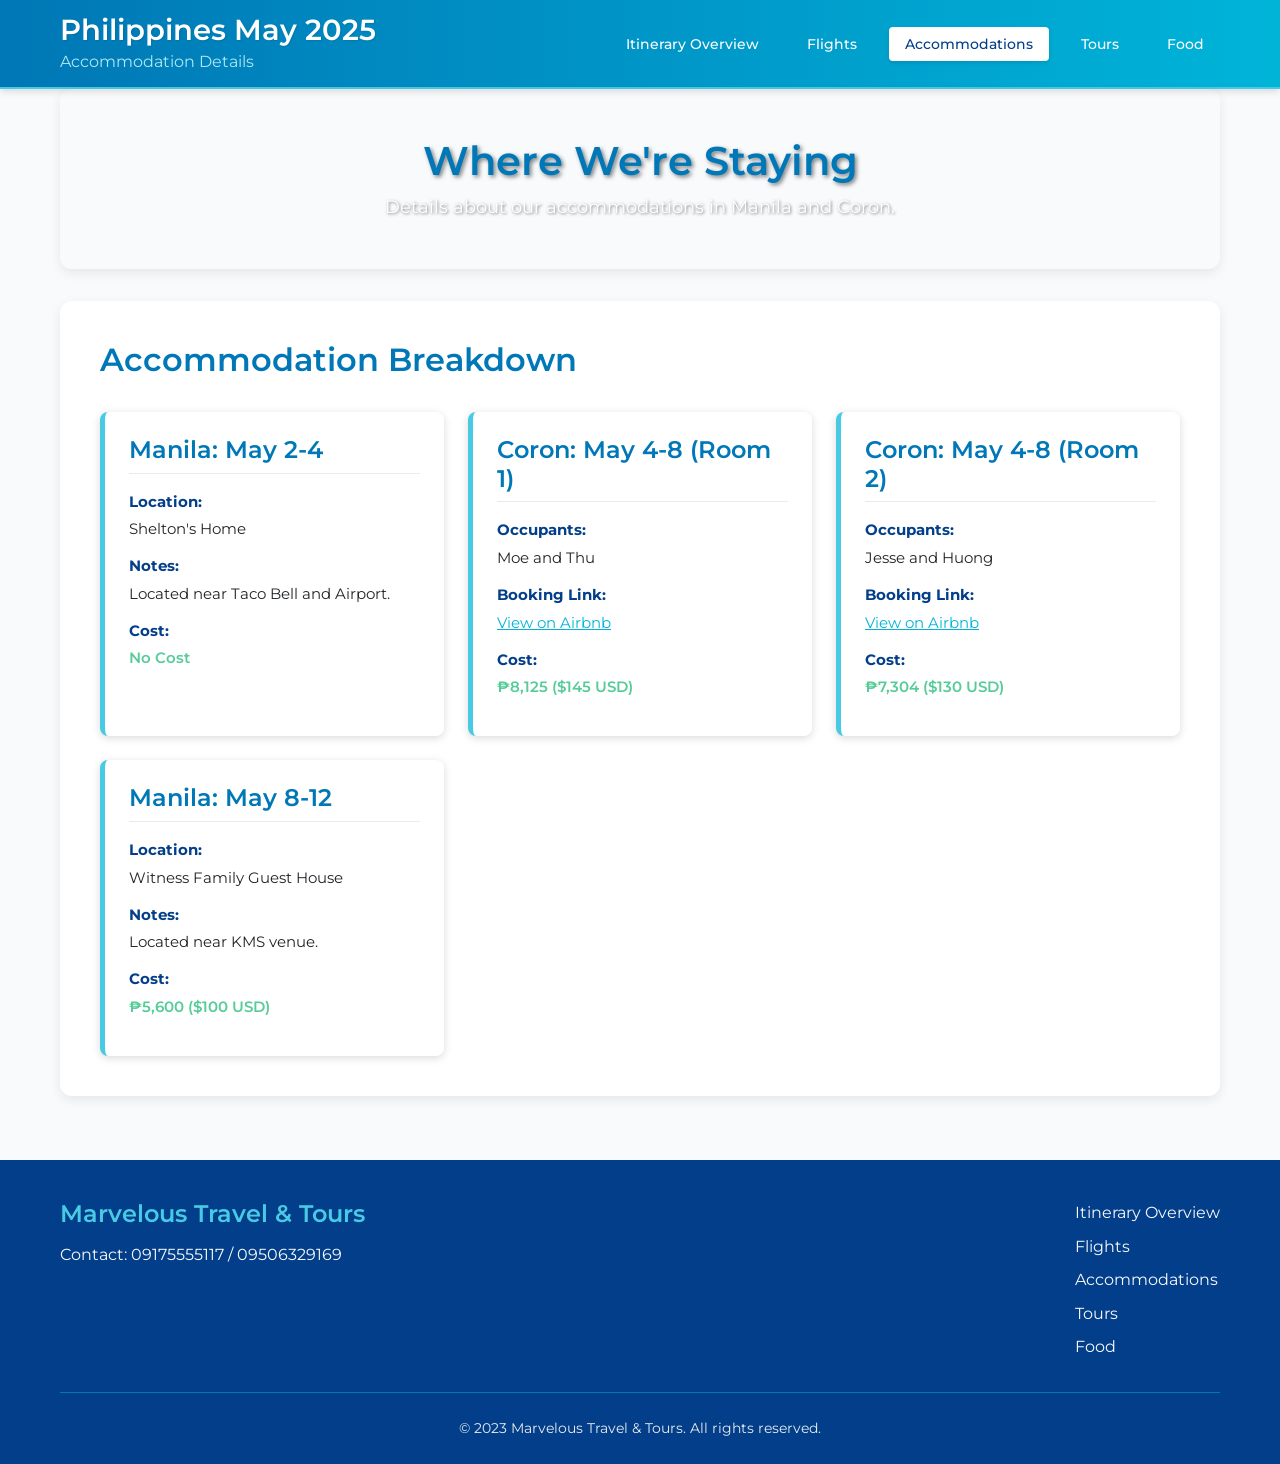
<file: accommodations.html>
<!DOCTYPE html>
<html lang="en">
<head>
    <meta charset="UTF-8">
    <meta name="viewport" content="width=device-width, initial-scale=1.0">
    <title>Philippines May 2025 - Accommodations</title>
    <link rel="stylesheet" href="styles.css">
    <link href="https://fonts.googleapis.com/css2?family=Montserrat:wght@400;500;600;700&display=swap" rel="stylesheet">
    <link rel="stylesheet" href="https://cdnjs.cloudflare.com/ajax/libs/font-awesome/6.4.0/css/all.min.css">
    <style>
        /* Specific styles for accommodations page */
        #accom-hero {
             padding: 3rem 1.5rem;
             background: url('https://images.unsplash.com/photo-1566073771259-6a8506099945?ixlib=rb-4.0.3&auto=format&fit=crop&w=1600&q=80') center/cover no-repeat;
             border-radius: 12px;
             text-align: center;
             color: white;
             margin-bottom: 2rem;
         }
         #accom-hero h2 {
             font-size: 2.5rem; text-shadow: 2px 2px 4px rgba(0,0,0,0.5); margin-bottom: 0.5rem;
         }
         #accom-hero p {
             font-size: 1.1rem; text-shadow: 1px 1px 3px rgba(0,0,0,0.5); max-width: 600px; margin: 0 auto;
         }
        .accom-cards {
            display: grid;
            grid-template-columns: repeat(auto-fit, minmax(300px, 1fr));
            gap: 1.5rem;
            margin-top: 2rem;
        }
        .accom-card {
            background-color: white;
            border-radius: 8px;
            box-shadow: var(--shadow);
            padding: 1.5rem;
            border-left: 5px solid var(--accent-color);
            transition: box-shadow 0.3s ease, transform 0.3s ease;
        }
        .accom-card:hover {
            box-shadow: 0 6px 15px rgba(0,0,0,0.12);
            transform: translateY(-4px);
        }
        .accom-card h3 {
            color: var(--primary-color);
            margin-bottom: 1rem;
            border-bottom: 1px solid var(--gray);
            padding-bottom: 0.5rem;
        }
        .accom-detail {
            margin-bottom: 0.8rem;
            font-size: 0.95rem;
        }
        .accom-detail strong {
            color: var(--dark-color);
            display: block;
            margin-bottom: 0.2rem;
        }
        .accom-detail a {
            color: var(--secondary-color);
            text-decoration: underline;
        }
        .accom-detail a:hover {
            color: var(--primary-color);
        }
        .accom-detail .price {
            font-weight: 600;
            color: var(--success-color);
        }
    </style>
</head>
<body>
    <header class="main-header">
        <div class="header-container">
            <div class="header-content">
                <h1>Philippines May 2025</h1>
                <p class="subtitle">Accommodation Details</p>
            </div>
            <nav class="main-nav">
                <ul>
                    <li><a href="index.html">Itinerary Overview</a></li>
                    <li><a href="flights.html">Flights</a></li>
                    <li><a href="accommodations.html" class="active">Accommodations</a></li>
                    <li><a href="tours.html">Tours</a></li>
                    <li><a href="food.html">Food</a></li>
                </ul>
            </nav>
        </div>
    </header>

    <main class="container">
        <section id="accom-hero">
            <h2>Where We're Staying</h2>
            <p>Details about our accommodations in Manila and Coron.</p>
        </section>

        <section id="accommodation-details">
            <h2>Accommodation Breakdown</h2>
            <div class="accom-cards">

                <div class="accom-card">
                    <h3>Manila: May 2-4</h3>
                    <div class="accom-detail">
                        <strong>Location:</strong>
                        <span>Shelton's Home</span>
                    </div>
                    <div class="accom-detail">
                        <strong>Notes:</strong>
                        <span>Located near Taco Bell and Airport.</span>
                    </div>
                    <div class="accom-detail">
                        <strong>Cost:</strong>
                        <span class="price">No Cost</span>
                    </div>
                </div>

                <div class="accom-card">
                    <h3>Coron: May 4-8 (Room 1)</h3>
                    <div class="accom-detail">
                        <strong>Occupants:</strong>
                        <span>Moe and Thu</span>
                    </div>
                    <div class="accom-detail">
                        <strong>Booking Link:</strong>
                        <span><a href="https://www.airbnb.com/t/EY2YQBYE" target="_blank">View on Airbnb</a></span>
                    </div>
                    <div class="accom-detail">
                        <strong>Cost:</strong>
                        <span class="price">₱8,125 ($145 USD)</span>
                    </div>
                </div>

                <div class="accom-card">
                    <h3>Coron: May 4-8 (Room 2)</h3>
                     <div class="accom-detail">
                        <strong>Occupants:</strong>
                        <span>Jesse and Huong</span>
                    </div>
                    <div class="accom-detail">
                        <strong>Booking Link:</strong>
                        <span><a href="https://www.airbnb.com/t/fw7R37VJ" target="_blank">View on Airbnb</a></span>
                    </div>
                    <div class="accom-detail">
                        <strong>Cost:</strong>
                        <span class="price">₱7,304 ($130 USD)</span>
                    </div>
                </div>

                <div class="accom-card">
                    <h3>Manila: May 8-12</h3>
                     <div class="accom-detail">
                        <strong>Location:</strong>
                        <span>Witness Family Guest House</span>
                    </div>
                      <div class="accom-detail">
                        <strong>Notes:</strong>
                        <span>Located near KMS venue.</span>
                    </div>
                    <div class="accom-detail">
                        <strong>Cost:</strong>
                        <span class="price">₱5,600 ($100 USD)</span>
                    </div>
                </div>

            </div>
        </section>

    </main>

    <footer>
        <div class="container">
            <div class="footer-content">
                <div class="company-info">
                    <h3>Marvelous Travel & Tours</h3>
                    <p>Contact: 09175555117 / 09506329169</p>
                </div>
                <div class="footer-links">
                    <ul>
                        <li><a href="index.html">Itinerary Overview</a></li>
                        <li><a href="flights.html">Flights</a></li>
                        <li><a href="accommodations.html">Accommodations</a></li>
                        <li><a href="tours.html">Tours</a></li>
                        <li><a href="food.html">Food</a></li>
                    </ul>
                </div>
            </div>
            <div class="copyright">
                <p>&copy; 2023 Marvelous Travel & Tours. All rights reserved.</p>
            </div>
        </div>
    </footer>

    <button id="scrollToTopBtn" title="Go to top"><i class="fas fa-arrow-up"></i></button>

    <script src="script.js"></script>
</body>
</html>
</file>
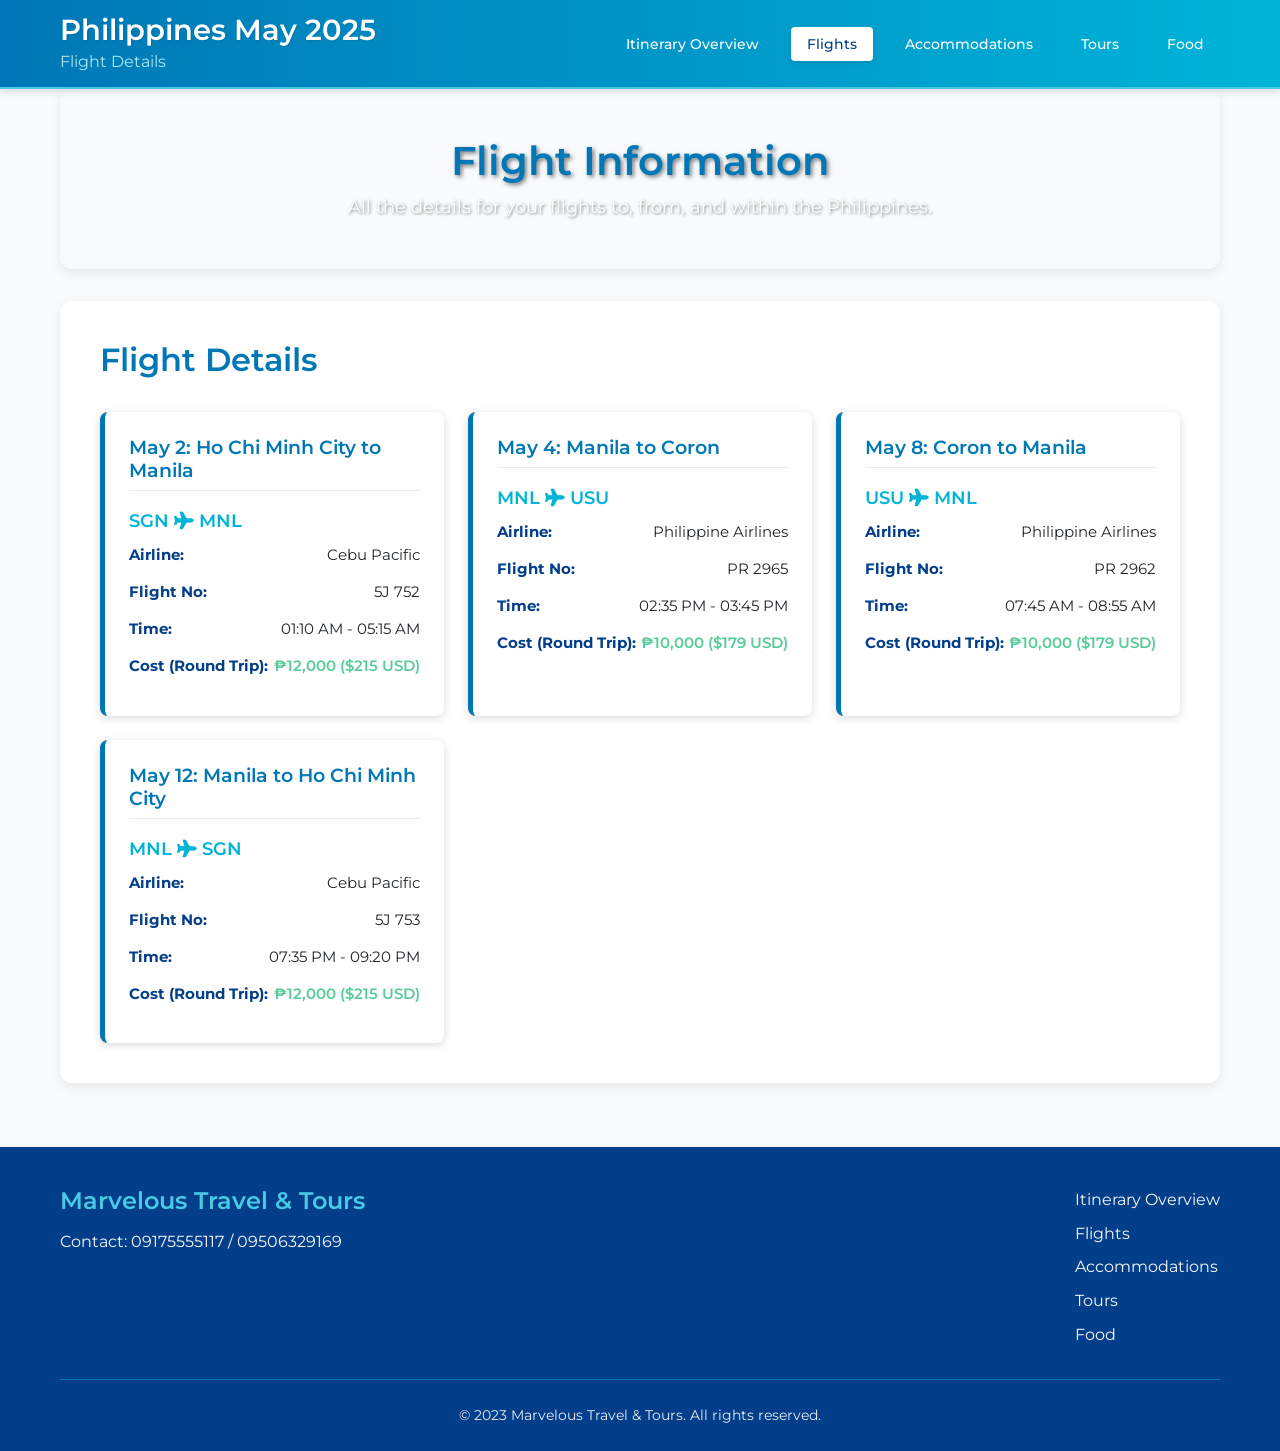
<file: flights.html>
<!DOCTYPE html>
<html lang="en">
<head>
    <meta charset="UTF-8">
    <meta name="viewport" content="width=device-width, initial-scale=1.0">
    <title>Philippines May 2025 - Flight Details</title>
    <link rel="stylesheet" href="styles.css">
    <link href="https://fonts.googleapis.com/css2?family=Montserrat:wght@400;500;600;700&display=swap" rel="stylesheet">
    <link rel="stylesheet" href="https://cdnjs.cloudflare.com/ajax/libs/font-awesome/6.4.0/css/all.min.css">
    <style>
        /* Additional styles specific to flights page */
        .flight-cards {
            display: grid;
            grid-template-columns: repeat(auto-fill, minmax(300px, 1fr));
            gap: 1.5rem;
            margin-top: 2rem;
        }

        .flight-card {
            background-color: white;
            border-radius: 8px;
            box-shadow: var(--shadow);
            padding: 1.5rem;
            border-left: 5px solid var(--primary-color);
        }

        .flight-card h3 {
            color: var(--primary-color);
            margin-bottom: 1rem;
            border-bottom: 1px solid var(--gray);
            padding-bottom: 0.5rem;
            font-size: 1.2rem;
        }

        .flight-detail {
            display: flex;
            justify-content: space-between;
            margin-bottom: 0.8rem;
            font-size: 0.95rem;
        }

        .flight-detail strong {
            color: var(--dark-color);
            min-width: 100px; /* Align values */
        }

        .flight-detail .price {
            font-weight: 600;
            color: var(--success-color);
        }

        .flight-route {
            font-weight: 600;
            font-size: 1.1rem;
            margin-bottom: 0.5rem;
            color: var(--secondary-color);
        }
    </style>
</head>
<body>
    <header class="main-header">
        <div class="header-container">
            <div class="header-content">
                <h1>Philippines May 2025</h1>
                <p class="subtitle">Flight Details</p>
            </div>
            <nav class="main-nav">
                <ul>
                    <li><a href="index.html">Itinerary Overview</a></li>
                    <li><a href="flights.html" class="active">Flights</a></li>
                    <li><a href="accommodations.html">Accommodations</a></li>
                    <li><a href="tours.html">Tours</a></li>
                    <li><a href="food.html">Food</a></li>
                </ul>
            </nav>
        </div>
    </header>

    <main class="container">
        <section id="flight-hero" style="padding: 3rem 1.5rem; background: url('https://images.unsplash.com/photo-1570710891162-6be1de5de9f6?ixlib=rb-4.0.3&auto=format&fit=crop&w=1600&q=80') center/cover no-repeat; border-radius: 12px; text-align: center; color: white; margin-bottom: 2rem;">
            <h2 style="font-size: 2.5rem; text-shadow: 2px 2px 4px rgba(0,0,0,0.5); margin-bottom: 0.5rem;">Flight Information</h2>
            <p style="font-size: 1.1rem; text-shadow: 1px 1px 3px rgba(0,0,0,0.5); max-width: 600px; margin: 0 auto;">All the details for your flights to, from, and within the Philippines.</p>
        </section>

        <section id="flight-details">
            <h2>Flight Details</h2>
            <div class="flight-cards">
                <!-- Flight 1: SGN to MNL -->
                <div class="flight-card">
                    <h3>May 2: Ho Chi Minh City to Manila</h3>
                    <div class="flight-route">SGN <i class="fas fa-plane"></i> MNL</div>
                    <div class="flight-detail">
                        <strong>Airline:</strong>
                        <span>Cebu Pacific</span>
                    </div>
                    <div class="flight-detail">
                        <strong>Flight No:</strong>
                        <span>5J 752</span>
                    </div>
                    <div class="flight-detail">
                        <strong>Time:</strong>
                        <span>01:10 AM - 05:15 AM</span>
                    </div>
                    <div class="flight-detail">
                        <strong>Cost (Round Trip):</strong>
                        <span class="price">₱12,000 ($215 USD)</span>
                    </div>
                </div>

                <!-- Flight 2: MNL to USU -->
                <div class="flight-card">
                    <h3>May 4: Manila to Coron</h3>
                    <div class="flight-route">MNL <i class="fas fa-plane"></i> USU</div>
                    <div class="flight-detail">
                        <strong>Airline:</strong>
                        <span>Philippine Airlines</span>
                    </div>
                    <div class="flight-detail">
                        <strong>Flight No:</strong>
                        <span>PR 2965</span>
                    </div>
                    <div class="flight-detail">
                        <strong>Time:</strong>
                        <span>02:35 PM - 03:45 PM</span>
                    </div>
                     <div class="flight-detail">
                        <strong>Cost (Round Trip):</strong>
                        <span class="price">₱10,000 ($179 USD)</span>
                    </div>
                </div>

                <!-- Flight 3: USU to MNL -->
                <div class="flight-card">
                    <h3>May 8: Coron to Manila</h3>
                     <div class="flight-route">USU <i class="fas fa-plane"></i> MNL</div>
                    <div class="flight-detail">
                        <strong>Airline:</strong>
                        <span>Philippine Airlines</span>
                    </div>
                    <div class="flight-detail">
                        <strong>Flight No:</strong>
                        <span>PR 2962</span>
                    </div>
                    <div class="flight-detail">
                        <strong>Time:</strong>
                        <span>07:45 AM - 08:55 AM</span>
                    </div>
                     <div class="flight-detail">
                        <strong>Cost (Round Trip):</strong>
                        <span class="price">₱10,000 ($179 USD)</span>
                    </div>
                </div>

                <!-- Flight 4: MNL to SGN -->
                <div class="flight-card">
                    <h3>May 12: Manila to Ho Chi Minh City</h3>
                     <div class="flight-route">MNL <i class="fas fa-plane"></i> SGN</div>
                    <div class="flight-detail">
                        <strong>Airline:</strong>
                        <span>Cebu Pacific</span>
                    </div>
                    <div class="flight-detail">
                        <strong>Flight No:</strong>
                        <span>5J 753</span>
                    </div>
                    <div class="flight-detail">
                        <strong>Time:</strong>
                        <span>07:35 PM - 09:20 PM</span>
                    </div>
                    <div class="flight-detail">
                        <strong>Cost (Round Trip):</strong>
                        <span class="price">₱12,000 ($215 USD)</span>
                    </div>
                </div>
            </div>
        </section>
    </main>

    <footer>
        <div class="container">
            <div class="footer-content">
                <div class="company-info">
                    <h3>Marvelous Travel & Tours</h3>
                    <p>Contact: 09175555117 / 09506329169</p>
                </div>
                <div class="footer-links">
                     <ul>
                        <li><a href="index.html">Itinerary Overview</a></li>
                        <li><a href="flights.html">Flights</a></li>
                        <li><a href="accommodations.html">Accommodations</a></li>
                        <li><a href="tours.html">Tours</a></li>
                        <li><a href="food.html">Food</a></li>
                    </ul>
                </div>
            </div>
            <div class="copyright">
                <p>&copy; 2023 Marvelous Travel & Tours. All rights reserved.</p>
            </div>
        </div>
    </footer>

    <button id="scrollToTopBtn" title="Go to top"><i class="fas fa-arrow-up"></i></button>

    <script src="script.js"></script> <!-- Include if needed for future JS on this page -->
</body>
</html>
</file>
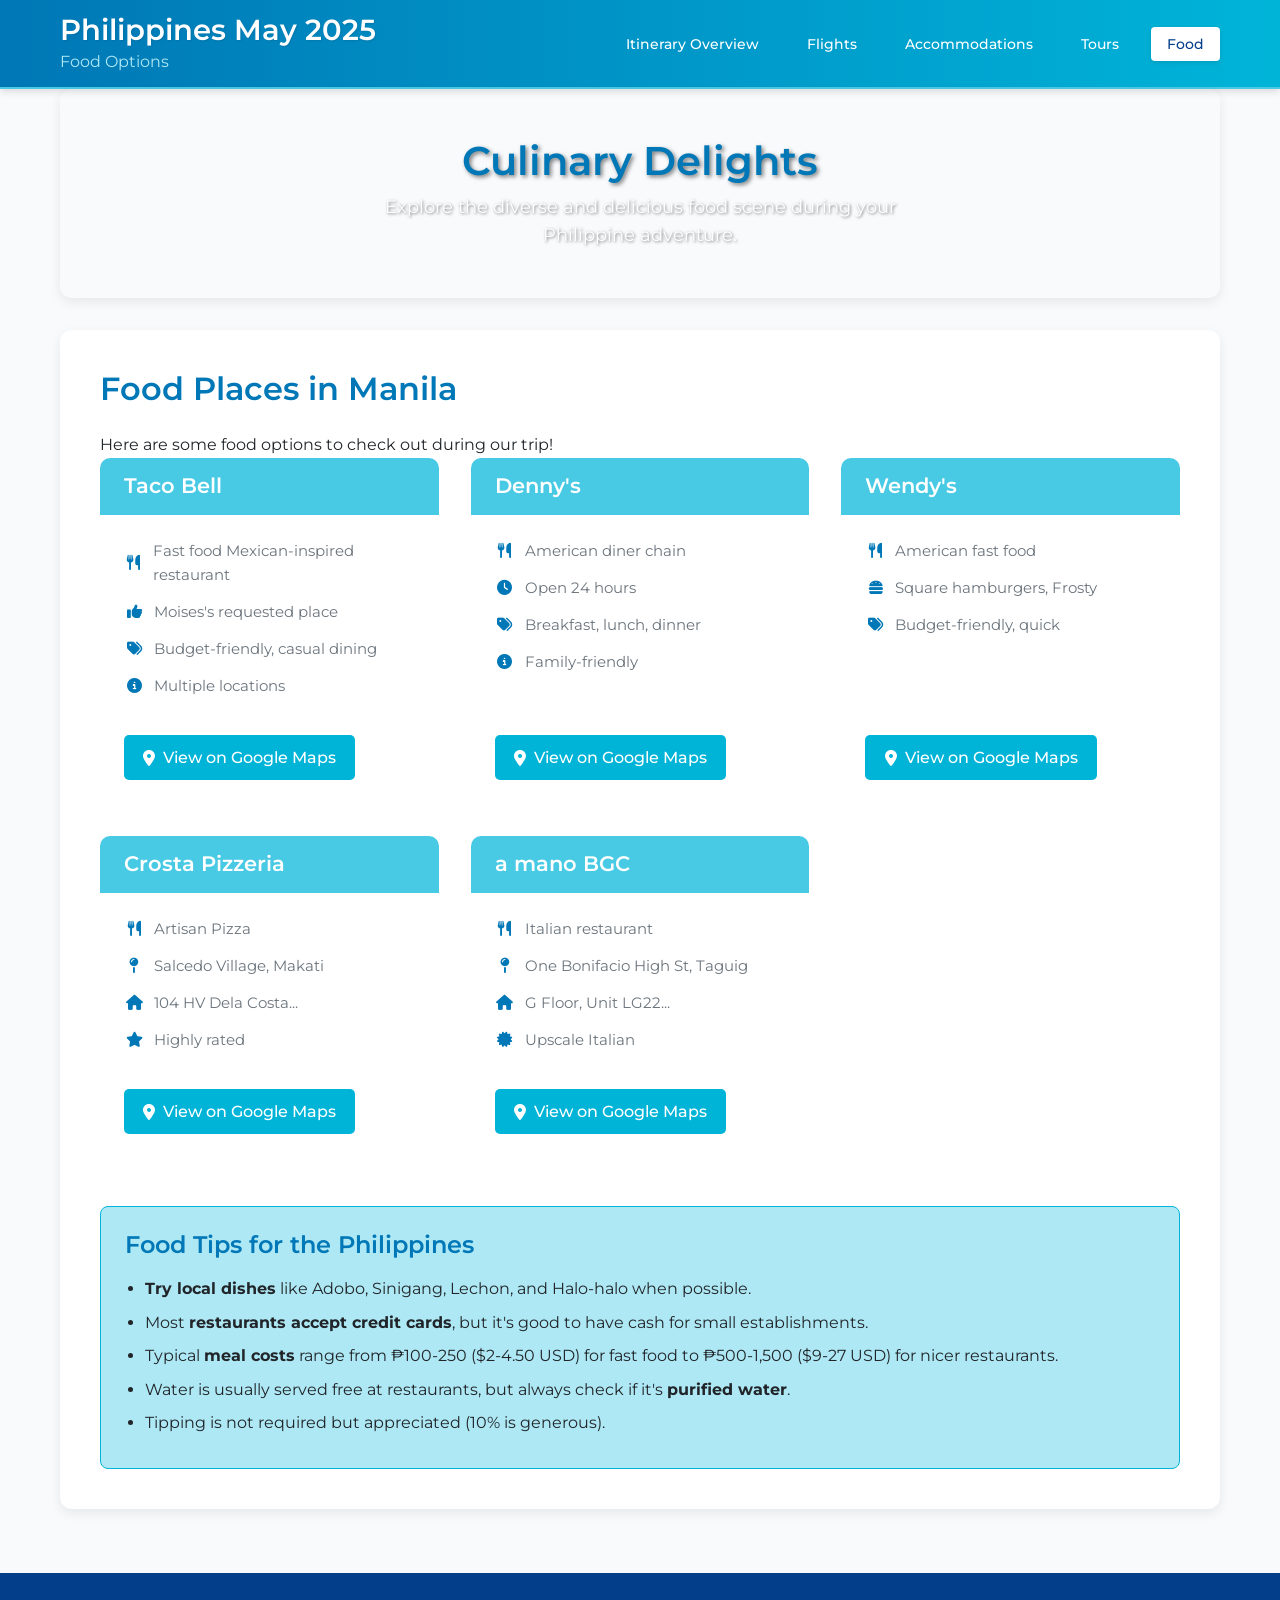
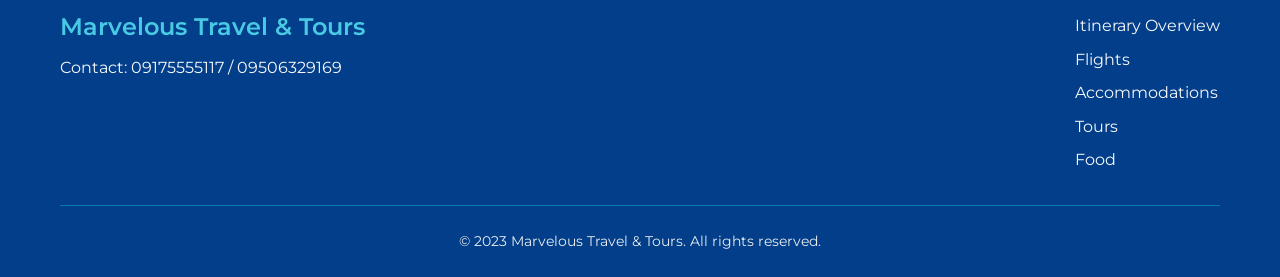
<file: food.html>
<!DOCTYPE html>
<html lang="en">
<head>
    <meta charset="UTF-8">
    <meta name="viewport" content="width=device-width, initial-scale=1.0">
    <title>Philippines May 2025 - Food Options</title>
    <link rel="stylesheet" href="styles.css">
    <link href="https://fonts.googleapis.com/css2?family=Montserrat:wght@400;500;600;700&display=swap" rel="stylesheet">
    <link rel="stylesheet" href="https://cdnjs.cloudflare.com/ajax/libs/font-awesome/6.4.0/css/all.min.css">
    <style>
        #food-hero {
            padding: 3rem 1.5rem;
            background: url('https://images.unsplash.com/photo-1504674900247-0877df9cc836?ixlib=rb-4.0.3&auto=format&fit=crop&w=1600&q=80') center/cover no-repeat;
            border-radius: 12px;
            text-align: center;
            color: white;
            margin-bottom: 2rem;
        }

        #food-hero h2 {
            font-size: 2.5rem;
            text-shadow: 2px 2px 4px rgba(0,0,0,0.5);
            margin-bottom: 0.5rem;
        }

        #food-hero p {
            font-size: 1.1rem;
            text-shadow: 1px 1px 3px rgba(0,0,0,0.5);
            max-width: 600px;
            margin: 0 auto;
        }
    </style>
</head>
<body>
    <header class="main-header">
        <div class="header-container">
            <div class="header-content">
                <h1>Philippines May 2025</h1>
                <p class="subtitle">Food Options</p>
            </div>
            <nav class="main-nav">
                <ul>
                    <li><a href="index.html">Itinerary Overview</a></li>
                    <li><a href="flights.html">Flights</a></li>
                    <li><a href="accommodations.html">Accommodations</a></li>
                    <li><a href="tours.html">Tours</a></li>
                    <li><a href="food.html" class="active">Food</a></li>
                </ul>
            </nav>
        </div>
    </header>

    <main class="container">
        <section id="food-hero" style="padding: 3rem 1.5rem; background: url('https://images.unsplash.com/photo-1504674900247-0877df9cc836?ixlib=rb-4.0.3&auto=format&fit=crop&w=1600&q=80') center/cover no-repeat; border-radius: 12px; text-align: center; color: white; margin-bottom: 2rem;">
            <h2 style="font-size: 2.5rem; text-shadow: 2px 2px 4px rgba(0,0,0,0.5); margin-bottom: 0.5rem;">Culinary Delights</h2>
            <p style="font-size: 1.1rem; text-shadow: 1px 1px 3px rgba(0,0,0,0.5); max-width: 600px; margin: 0 auto;">Explore the diverse and delicious food scene during your Philippine adventure.</p>
        </section>

        <section id="food-places">
            <h2>Food Places in Manila</h2>
            <p class="section-intro">Here are some food options to check out during our trip!</p>
            
            <div class="food-cards">
                <div class="food-card">
                    <div class="food-card-header">
                        <h4>Taco Bell</h4>
                    </div>
                    <div class="food-card-body">
                        <div class="food-details">
                            <div class="food-detail-item">
                                <div class="food-detail-icon"><i class="fas fa-utensils"></i></div>
                                <div class="food-detail-text">Fast food Mexican-inspired restaurant</div>
                            </div>
                            <div class="food-detail-item">
                                <div class="food-detail-icon"><i class="fas fa-thumbs-up"></i></div>
                                <div class="food-detail-text">Moises's requested place</div>
                            </div>
                            <div class="food-detail-item">
                                <div class="food-detail-icon"><i class="fas fa-tags"></i></div>
                                <div class="food-detail-text">Budget-friendly, casual dining</div>
                            </div>
                            <div class="food-detail-item">
                                <div class="food-detail-icon"><i class="fas fa-info-circle"></i></div>
                                <div class="food-detail-text">Multiple locations</div>
                            </div>
                        </div>
                        <div class="food-card-actions">
                            <a href="https://maps.app.goo.gl/UjJ3JD8BwT1eVzfH8" target="_blank" class="btn-map">
                                <i class="fas fa-map-marker-alt"></i> View on Google Maps
                            </a>
                        </div>
                    </div>
                </div>
                
                <div class="food-card">
                    <div class="food-card-header">
                        <h4>Denny's</h4>
                    </div>
                    <div class="food-card-body">
                        <div class="food-details">
                            <div class="food-detail-item">
                                <div class="food-detail-icon"><i class="fas fa-utensils"></i></div>
                                <div class="food-detail-text">American diner chain</div>
                            </div>
                            <div class="food-detail-item">
                                <div class="food-detail-icon"><i class="fas fa-clock"></i></div>
                                <div class="food-detail-text">Open 24 hours</div>
                            </div>
                            <div class="food-detail-item">
                                <div class="food-detail-icon"><i class="fas fa-tags"></i></div>
                                <div class="food-detail-text">Breakfast, lunch, dinner</div>
                            </div>
                            <div class="food-detail-item">
                                <div class="food-detail-icon"><i class="fas fa-info-circle"></i></div>
                                <div class="food-detail-text">Family-friendly</div>
                            </div>
                        </div>
                        <div class="food-card-actions">
                            <a href="https://maps.app.goo.gl/U4UVKqdJu8cz18vn6" target="_blank" class="btn-map">
                                <i class="fas fa-map-marker-alt"></i> View on Google Maps
                            </a>
                        </div>
                    </div>
                </div>
                
                <div class="food-card">
                    <div class="food-card-header">
                        <h4>Wendy's</h4>
                    </div>
                    <div class="food-card-body">
                        <div class="food-details">
                            <div class="food-detail-item">
                                <div class="food-detail-icon"><i class="fas fa-utensils"></i></div>
                                <div class="food-detail-text">American fast food</div>
                            </div>
                            <div class="food-detail-item">
                                <div class="food-detail-icon"><i class="fas fa-hamburger"></i></div>
                                <div class="food-detail-text">Square hamburgers, Frosty</div>
                            </div>
                            <div class="food-detail-item">
                                <div class="food-detail-icon"><i class="fas fa-tags"></i></div>
                                <div class="food-detail-text">Budget-friendly, quick</div>
                            </div>
                        </div>
                        <div class="food-card-actions">
                            <a href="https://maps.app.goo.gl/vFkLdw4LxkBw5NWYA" target="_blank" class="btn-map">
                                <i class="fas fa-map-marker-alt"></i> View on Google Maps
                            </a>
                        </div>
                    </div>
                </div>
                
                <div class="food-card">
                    <div class="food-card-header">
                        <h4>Crosta Pizzeria</h4>
                    </div>
                    <div class="food-card-body">
                        <div class="food-details">
                            <div class="food-detail-item">
                                <div class="food-detail-icon"><i class="fas fa-utensils"></i></div>
                                <div class="food-detail-text">Artisan Pizza</div>
                            </div>
                            <div class="food-detail-item">
                                <div class="food-detail-icon"><i class="fas fa-map-pin"></i></div>
                                <div class="food-detail-text">Salcedo Village, Makati</div>
                            </div>
                            <div class="food-detail-item">
                                <div class="food-detail-icon"><i class="fas fa-home"></i></div>
                                <div class="food-detail-text">104 HV Dela Costa...</div>
                            </div>
                            <div class="food-detail-item">
                                <div class="food-detail-icon"><i class="fas fa-star"></i></div>
                                <div class="food-detail-text">Highly rated</div>
                            </div>
                        </div>
                        <div class="food-card-actions">
                            <a href="https://maps.app.goo.gl/bZjVzUmZeVKbxdz88" target="_blank" class="btn-map">
                                <i class="fas fa-map-marker-alt"></i> View on Google Maps
                            </a>
                        </div>
                    </div>
                </div>
                
                <div class="food-card">
                    <div class="food-card-header">
                        <h4>a mano BGC</h4>
                    </div>
                    <div class="food-card-body">
                        <div class="food-details">
                            <div class="food-detail-item">
                                <div class="food-detail-icon"><i class="fas fa-utensils"></i></div>
                                <div class="food-detail-text">Italian restaurant</div>
                            </div>
                            <div class="food-detail-item">
                                <div class="food-detail-icon"><i class="fas fa-map-pin"></i></div>
                                <div class="food-detail-text">One Bonifacio High St, Taguig</div>
                            </div>
                            <div class="food-detail-item">
                                <div class="food-detail-icon"><i class="fas fa-home"></i></div>
                                <div class="food-detail-text">G Floor, Unit LG22...</div>
                            </div>
                            <div class="food-detail-item">
                                <div class="food-detail-icon"><i class="fas fa-certificate"></i></div>
                                <div class="food-detail-text">Upscale Italian</div>
                            </div>
                        </div>
                        <div class="food-card-actions">
                            <a href="https://maps.app.goo.gl/Wbzd89MKtBxXBhay5" target="_blank" class="btn-map">
                                <i class="fas fa-map-marker-alt"></i> View on Google Maps
                            </a>
                        </div>
                    </div>
                </div>
            </div>
            
            <div class="food-tips">
                <h3>Food Tips for the Philippines</h3>
                <ul>
                    <li><strong>Try local dishes</strong> like Adobo, Sinigang, Lechon, and Halo-halo when possible.</li>
                    <li>Most <strong>restaurants accept credit cards</strong>, but it's good to have cash for small establishments.</li>
                    <li>Typical <strong>meal costs</strong> range from ₱100-250 ($2-4.50 USD) for fast food to ₱500-1,500 ($9-27 USD) for nicer restaurants.</li>
                    <li>Water is usually served free at restaurants, but always check if it's <strong>purified water</strong>.</li>
                    <li>Tipping is not required but appreciated (10% is generous).</li>
                </ul>
            </div>
        </section>
    </main>

    <footer>
        <div class="container">
            <div class="footer-content">
                <div class="company-info">
                    <h3>Marvelous Travel & Tours</h3>
                    <p>Contact: 09175555117 / 09506329169</p>
                </div>
                <div class="footer-links">
                    <ul>
                        <li><a href="index.html">Itinerary Overview</a></li>
                        <li><a href="flights.html">Flights</a></li>
                        <li><a href="accommodations.html">Accommodations</a></li>
                        <li><a href="tours.html">Tours</a></li>
                        <li><a href="food.html">Food</a></li>
                    </ul>
                </div>
            </div>
            <div class="copyright">
                <p>&copy; 2023 Marvelous Travel & Tours. All rights reserved.</p>
            </div>
        </div>
    </footer>

    <button id="scrollToTopBtn" title="Go to top"><i class="fas fa-arrow-up"></i></button>

    <script src="script.js"></script>
</body>
</html>
</file>
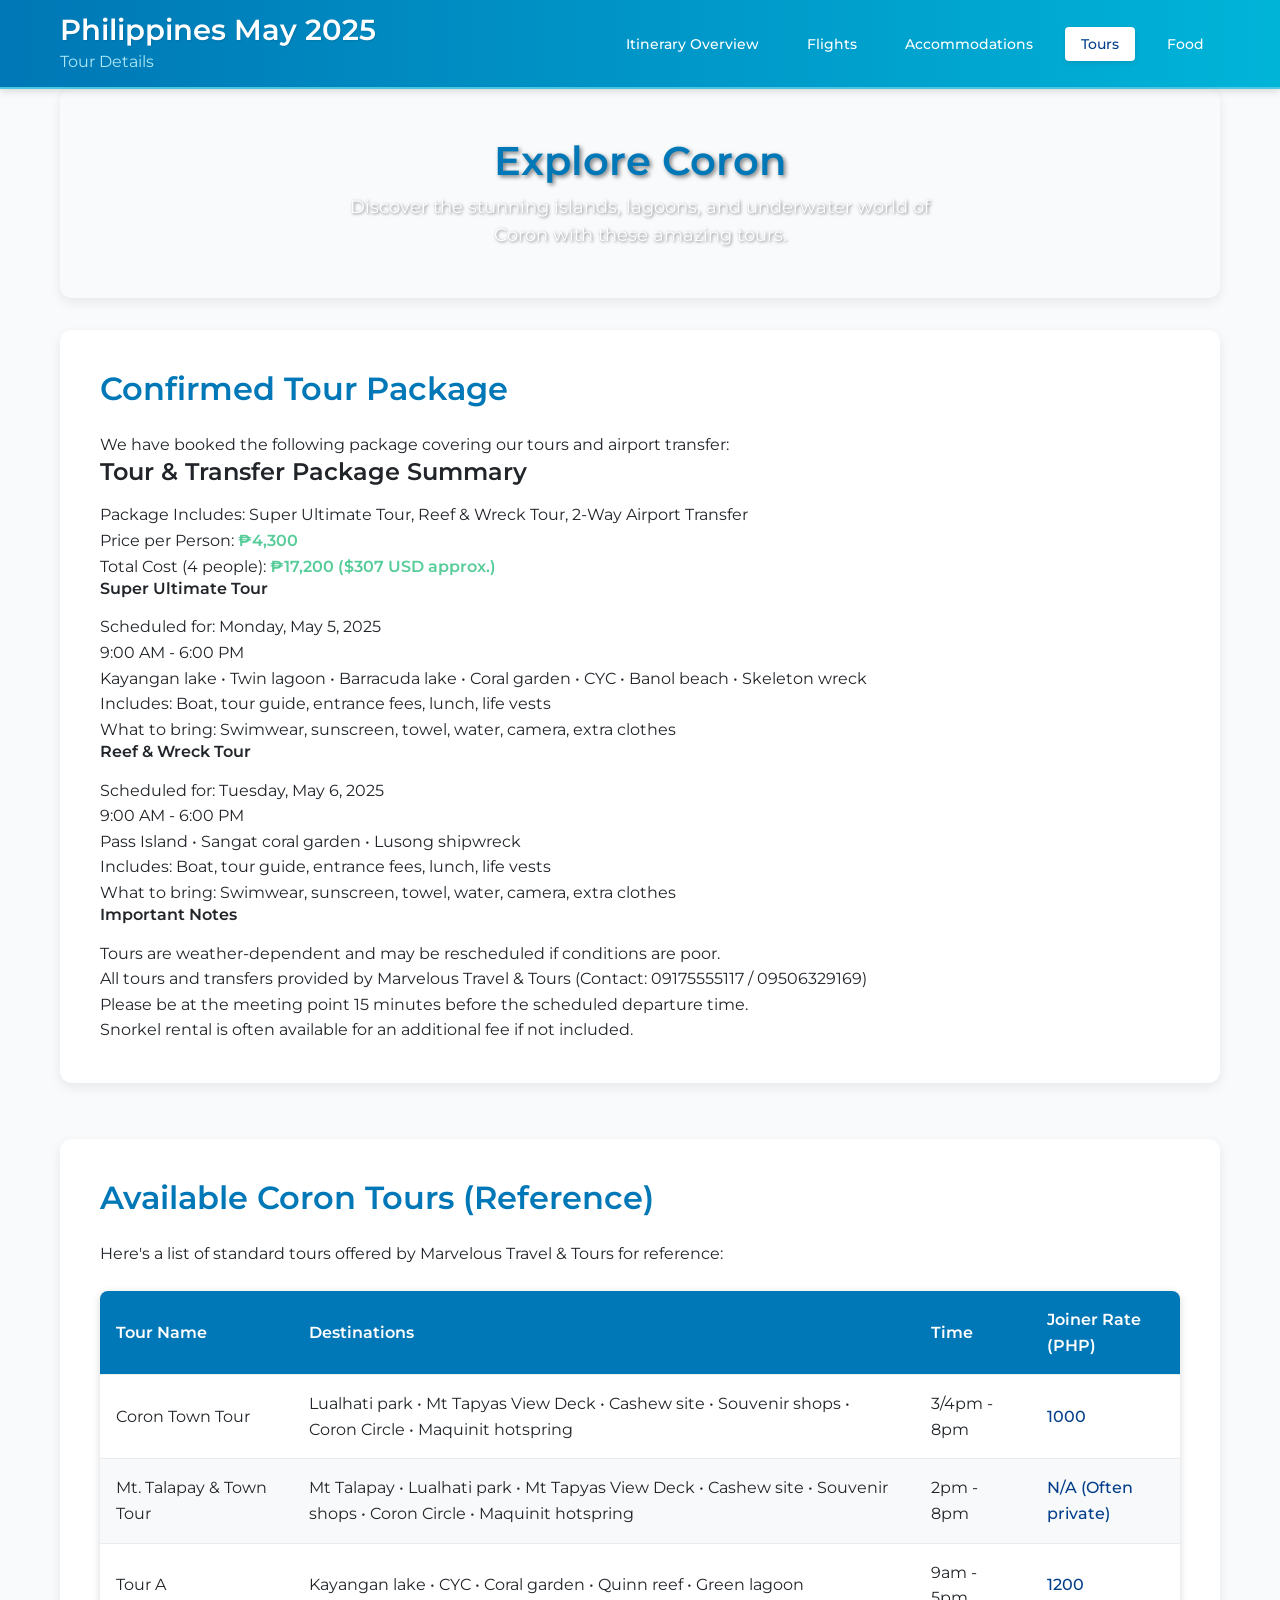
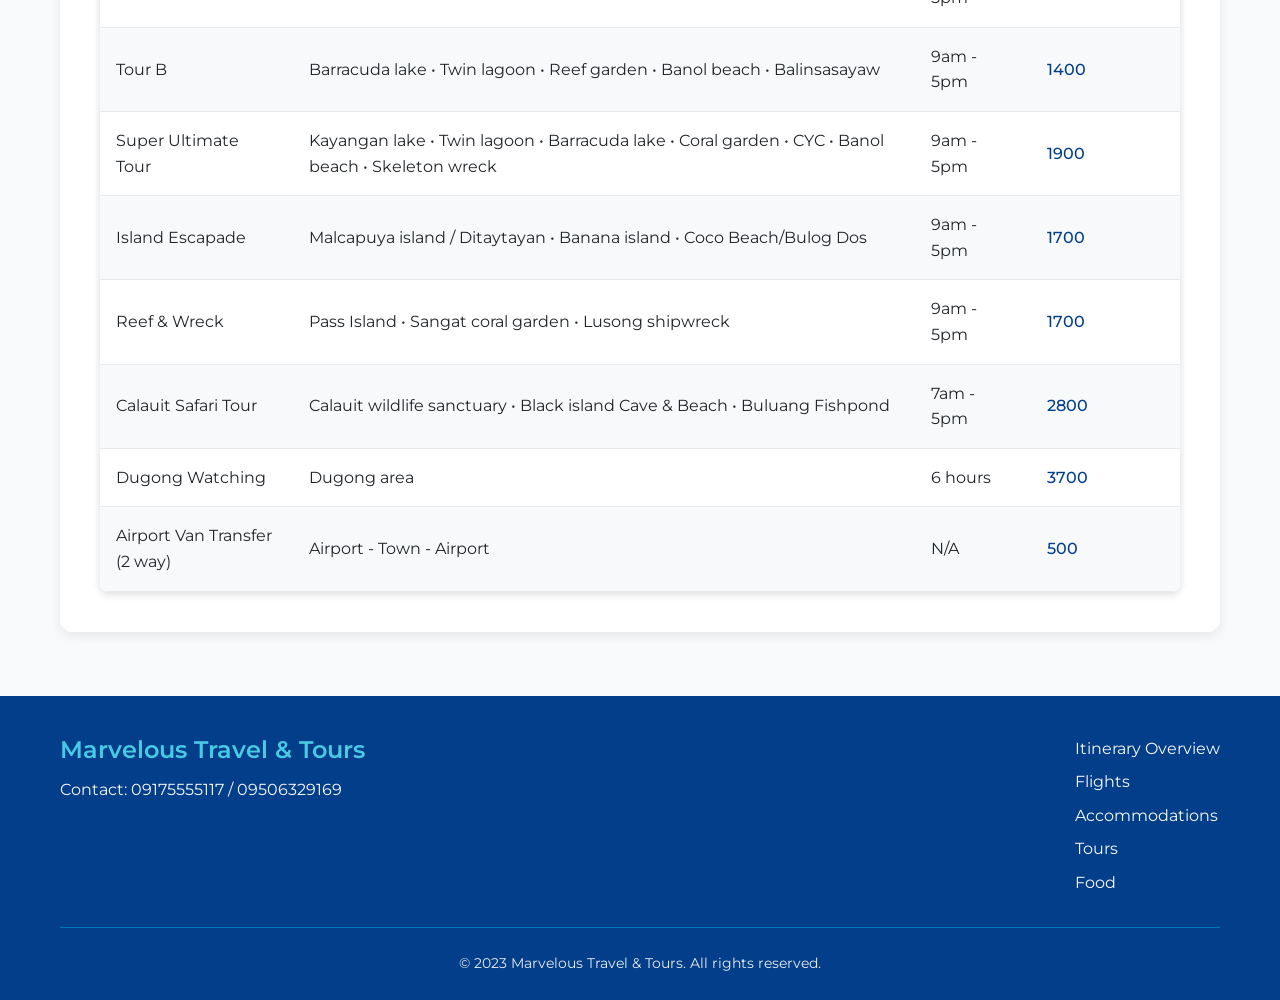
<file: tours.html>
<!DOCTYPE html>
<html lang="en">
<head>
    <meta charset="UTF-8">
    <meta name="viewport" content="width=device-width, initial-scale=1.0">
    <title>Philippines May 2025 - Tour Details</title>
    <link rel="stylesheet" href="styles.css">
    <link href="https://fonts.googleapis.com/css2?family=Montserrat:wght@400;500;600;700&display=swap" rel="stylesheet">
    <link rel="stylesheet" href="https://cdnjs.cloudflare.com/ajax/libs/font-awesome/6.4.0/css/all.min.css">
    <style>
        /* Specific styles for tours page */
        #tour-hero {
             padding: 3rem 1.5rem;
             background: url('https://images.unsplash.com/photo-1507608616759-54f48f0af0ee?ixlib=rb-4.0.3&auto=format&fit=crop&w=1600&q=80') center/cover no-repeat;
             border-radius: 12px;
             text-align: center;
             color: white;
             margin-bottom: 2rem;
         }
         #tour-hero h2 {
             font-size: 2.5rem; text-shadow: 2px 2px 4px rgba(0,0,0,0.5); margin-bottom: 0.5rem;
         }
         #tour-hero p {
             font-size: 1.1rem; text-shadow: 1px 1px 3px rgba(0,0,0,0.5); max-width: 600px; margin: 0 auto;
         }
        .tour-table {
            width: 100%;
            border-collapse: collapse;
            margin-top: 1.5rem;
            box-shadow: var(--shadow);
            border-radius: 8px;
            overflow: hidden; /* Ensures border radius applies to table */
        }
        .tour-table th, .tour-table td {
            padding: 1rem;
            text-align: left;
            border-bottom: 1px solid var(--gray);
        }
        .tour-table th {
            background-color: var(--primary-color);
            color: white;
            font-weight: 600;
        }
        .tour-table tr:nth-child(even) {
            background-color: var(--gray-light);
        }
        .tour-table tr:hover {
            background-color: var(--light-color);
        }
        .tour-table td:last-child {
            font-weight: 500;
            color: var(--dark-color);
        }
    </style>
</head>
<body>
    <header class="main-header">
        <div class="header-container">
            <div class="header-content">
                <h1>Philippines May 2025</h1>
                <p class="subtitle">Tour Details</p>
            </div>
            <nav class="main-nav">
                <ul>
                    <li><a href="index.html">Itinerary Overview</a></li>
                    <li><a href="flights.html">Flights</a></li>
                    <li><a href="accommodations.html">Accommodations</a></li>
                    <li><a href="tours.html" class="active">Tours</a></li>
                    <li><a href="food.html">Food</a></li>
                </ul>
            </nav>
        </div>
    </header>

    <main class="container">
        <section id="tour-hero">
            <h2>Explore Coron</h2>
            <p>Discover the stunning islands, lagoons, and underwater world of Coron with these amazing tours.</p>
        </section>

        <section id="confirmed-tours">
            <h2>Confirmed Tour Package</h2>
            <p class="section-intro">We have booked the following package covering our tours and airport transfer:</p>

            <div class="tour-summary-card">
                <h3>Tour & Transfer Package Summary</h3>
                <div class="summary-details">
                    <div class="summary-row">
                        <span>Package Includes:</span>
                        <span>Super Ultimate Tour, Reef & Wreck Tour, 2-Way Airport Transfer</span>
                    </div>
                    <div class="summary-row">
                        <span>Price per Person:</span>
                        <span class="price">₱4,300</span>
                    </div>
                    <div class="summary-row total">
                        <span>Total Cost (4 people):</span>
                        <span class="price">₱17,200 ($307 USD approx.)</span>
                    </div>
                </div>
            </div>

            <div class="booked-tours">
                <div class="booked-tour">
                    <div class="tour-header">
                        <h4>Super Ultimate Tour</h4>
                        <p>Scheduled for: Monday, May 5, 2025</p>
                    </div>
                    <div class="tour-body">
                        <p class="tour-time">9:00 AM - 6:00 PM</p>
                        <p class="tour-locations">Kayangan lake • Twin lagoon • Barracuda lake • Coral garden • CYC • Banol beach • Skeleton wreck</p>
                        <div class="tour-extras">
                            <p>Includes: Boat, tour guide, entrance fees, lunch, life vests</p>
                            <p>What to bring: Swimwear, sunscreen, towel, water, camera, extra clothes</p>
                        </div>
                    </div>
                </div>

                <div class="booked-tour">
                    <div class="tour-header">
                        <h4>Reef & Wreck Tour</h4>
                        <p>Scheduled for: Tuesday, May 6, 2025</p>
                    </div>
                    <div class="tour-body">
                        <p class="tour-time">9:00 AM - 6:00 PM</p>
                        <p class="tour-locations">Pass Island • Sangat coral garden • Lusong shipwreck</p>
                        <!-- Removed individual price as it's part of package -->
                        <div class="tour-extras">
                            <p>Includes: Boat, tour guide, entrance fees, lunch, life vests</p>
                            <p>What to bring: Swimwear, sunscreen, towel, water, camera, extra clothes</p>
                        </div>
                    </div>
                </div>
            </div>

            <div class="tour-notes">
                <h4>Important Notes</h4>
                <ul>
                    <li>Tours are weather-dependent and may be rescheduled if conditions are poor.</li>
                    <li>All tours and transfers provided by Marvelous Travel & Tours (Contact: 09175555117 / 09506329169)</li>
                    <li>Please be at the meeting point 15 minutes before the scheduled departure time.</li>
                    <li>Snorkel rental is often available for an additional fee if not included.</li>
                </ul>
            </div>
        </section>

        <section id="available-tours">
            <h2>Available Coron Tours (Reference)</h2>
            <p class="section-intro">Here's a list of standard tours offered by Marvelous Travel & Tours for reference:</p>
            <table class="tour-table">
                <thead>
                    <tr>
                        <th>Tour Name</th>
                        <th>Destinations</th>
                        <th>Time</th>
                        <th>Joiner Rate (PHP)</th>
                    </tr>
                </thead>
                <tbody>
                    <tr>
                        <td>Coron Town Tour</td>
                        <td>Lualhati park • Mt Tapyas View Deck • Cashew site • Souvenir shops • Coron Circle • Maquinit hotspring</td>
                        <td>3/4pm - 8pm</td>
                        <td>1000</td>
                    </tr>
                    <tr>
                        <td>Mt. Talapay & Town Tour</td>
                        <td>Mt Talapay • Lualhati park • Mt Tapyas View Deck • Cashew site • Souvenir shops • Coron Circle • Maquinit hotspring</td>
                        <td>2pm - 8pm</td>
                        <td>N/A (Often private)</td>
                    </tr>
                    <tr>
                        <td>Tour A</td>
                        <td>Kayangan lake • CYC • Coral garden • Quinn reef • Green lagoon</td>
                        <td>9am - 5pm</td>
                        <td>1200</td>
                    </tr>
                    <tr>
                        <td>Tour B</td>
                        <td>Barracuda lake • Twin lagoon • Reef garden • Banol beach • Balinsasayaw</td>
                        <td>9am - 5pm</td>
                        <td>1400</td>
                    </tr>
                    <tr>
                        <td>Super Ultimate Tour</td>
                        <td>Kayangan lake • Twin lagoon • Barracuda lake • Coral garden • CYC • Banol beach • Skeleton wreck</td>
                        <td>9am - 5pm</td>
                        <td>1900</td>
                    </tr>
                     <tr>
                        <td>Island Escapade</td>
                        <td>Malcapuya island / Ditaytayan • Banana island • Coco Beach/Bulog Dos</td>
                        <td>9am - 5pm</td>
                        <td>1700</td>
                    </tr>
                    <tr>
                        <td>Reef & Wreck</td>
                        <td>Pass Island • Sangat coral garden • Lusong shipwreck</td>
                        <td>9am - 5pm</td>
                        <td>1700</td>
                    </tr>
                    <tr>
                        <td>Calauit Safari Tour</td>
                        <td>Calauit wildlife sanctuary • Black island Cave & Beach • Buluang Fishpond</td>
                        <td>7am - 5pm</td>
                        <td>2800</td>
                    </tr>
                     <tr>
                        <td>Dugong Watching</td>
                        <td>Dugong area</td>
                        <td>6 hours</td>
                        <td>3700</td>
                    </tr>
                     <tr>
                        <td>Airport Van Transfer (2 way)</td>
                        <td>Airport - Town - Airport</td>
                        <td>N/A</td>
                        <td>500</td>
                    </tr>
                </tbody>
            </table>
        </section>
    </main>

    <footer>
        <div class="container">
            <div class="footer-content">
                <div class="company-info">
                    <h3>Marvelous Travel & Tours</h3>
                    <p>Contact: 09175555117 / 09506329169</p>
                </div>
                <div class="footer-links">
                    <ul>
                        <li><a href="index.html">Itinerary Overview</a></li>
                        <li><a href="flights.html">Flights</a></li>
                        <li><a href="accommodations.html">Accommodations</a></li>
                        <li><a href="tours.html">Tours</a></li>
                        <li><a href="food.html">Food</a></li>
                    </ul>
                </div>
            </div>
            <div class="copyright">
                <p>&copy; 2023 Marvelous Travel & Tours. All rights reserved.</p>
            </div>
        </div>
    </footer>

    <button id="scrollToTopBtn" title="Go to top"><i class="fas fa-arrow-up"></i></button>

    <script src="script.js"></script>
</body>
</html>
</file>
<file: styles.css>
/* Global Styles */
:root {
    --primary-color: #0077b6;
    --secondary-color: #00b4d8;
    --accent-color: #48cae4;
    --light-color: #ade8f4;
    --dark-color: #023e8a;
    --success-color: #57cc99;
    --warning-color: #ffb703;
    --danger-color: #e63946;
    --gray-light: #f8f9fa;
    --gray: #e9ecef;
    --gray-dark: #6c757d;
    --text-color: #212529;
    --shadow: 0 2px 8px rgba(0, 0, 0, 0.15);
    --manila-color: #4361ee;
    --manila-light: rgba(67, 97, 238, 0.2);
    --coron-color: #f72585;
    --coron-light: rgba(247, 37, 133, 0.15);
}

* {
    margin: 0;
    padding: 0;
    box-sizing: border-box;
}

body {
    font-family: 'Montserrat', sans-serif;
    line-height: 1.6;
    color: var(--text-color);
    background-color: #f8fafc;
}

.container {
    max-width: 1200px;
    margin: 0 auto;
    padding: 0 20px;
}

a {
    text-decoration: none;
    color: var(--primary-color);
}

ul {
    list-style: none;
}

img {
    max-width: 100%;
}

h1, h2, h3, h4, h5, h6 {
    margin-bottom: 1rem;
    font-weight: 600;
    line-height: 1.2;
}

h1 {
    font-size: 2.5rem;
}

h2 {
    font-size: 2rem;
    margin-bottom: 1.5rem;
    color: var(--primary-color);
}

h3 {
    font-size: 1.5rem;
}

/* Buttons */
.btn-primary, .btn-secondary, .btn-select, .btn-book {
    display: inline-block;
    padding: 0.7rem 1.8rem;
    border-radius: 5px;
    font-weight: 500;
    cursor: pointer;
    transition: all 0.3s ease;
    border: none;
    text-align: center;
}

.btn-primary {
    background-color: var(--primary-color);
    color: white;
}

.btn-secondary {
    background-color: transparent;
    color: var(--primary-color);
    border: 1px solid var(--primary-color);
}

.btn-select {
    background-color: var(--accent-color);
    color: white;
    width: 100%;
}

.btn-book {
    background-color: var(--success-color);
    color: white;
    font-size: 1.1rem;
    width: 100%;
    padding: 0.8rem;
}

.btn-primary:hover, .btn-book:hover {
    background-color: var(--dark-color);
}

.btn-secondary:hover {
    background-color: var(--light-color);
}

.btn-select:hover {
    background-color: var(--secondary-color);
}

/* Modern Header */
.main-header {
    background: linear-gradient(to right, var(--primary-color), var(--secondary-color));
    box-shadow: var(--shadow);
    padding: 0.8rem 0;
    border-bottom: 2px solid var(--accent-color);
}

.header-container {
    max-width: 1200px;
    margin: 0 auto;
    padding: 0 20px;
    display: flex;
    flex-direction: column;
    align-items: center;
}

.header-content {
    text-align: center;
    margin-bottom: 1rem;
}

.header-content h1 {
    color: white;
    margin-bottom: 0.1rem;
    text-shadow: 1px 1px 2px rgba(0,0,0,0.1);
    font-size: 1.8rem;
}

.subtitle {
    color: var(--light-color);
    font-size: 1rem;
    font-weight: 400;
    margin-bottom: 0.5rem;
}

.main-nav {
    width: 100%;
}

.main-nav ul {
    display: flex;
    justify-content: center;
    gap: 1rem;
    flex-wrap: wrap;
}

.main-nav a {
    color: white;
    padding: 0.5rem 1rem;
    border-radius: 4px;
    transition: all 0.3s ease;
    font-weight: 500;
    font-size: 0.9rem;
}

.main-nav a:hover, .main-nav a.active {
    color: var(--dark-color);
    background-color: white;
    box-shadow: 0 2px 4px rgba(0,0,0,0.1);
}

/* Main Content */
main {
    padding: 2rem 0;
}

section {
    margin-bottom: 3.5rem;
    background-color: white;
    border-radius: 12px;
    box-shadow: 0 4px 12px rgba(0, 0, 0, 0.08);
    padding: 2.5rem;
    transition: transform 0.2s ease-in-out;
}

section:hover {
    transform: translateY(-3px);
}

/* Collapsible Sections */
.collapsible-section {
    overflow: hidden;
}

.section-header {
    display: flex;
    justify-content: space-between;
    align-items: center;
    padding-bottom: 0.5rem;
    border-bottom: 2px solid var(--gray);
}

.section-header h2 {
    margin-bottom: 0;
}

.toggle-btn {
    background: none;
    border: none;
    color: var(--primary-color);
    font-size: 1.2rem;
    cursor: pointer;
    transition: transform 0.3s ease;
    width: 30px;
    height: 30px;
    display: flex;
    align-items: center;
    justify-content: center;
}

.toggle-btn i {
    font-size: 1rem;
    transition: transform 0.3s ease;
}

.section-content {
    padding-top: 1.5rem;
}

/* Calendar Styles */
#trip-calendar {
    margin-top: 2rem;
    margin-bottom: 2rem;
}

.calendar-instructions {
    text-align: center;
    font-size: 0.9rem;
    color: var(--gray-dark);
    margin-bottom: 1.5rem;
}

.month-grid-calendar {
    background-color: white;
    border-radius: 8px;
    box-shadow: var(--shadow);
    padding: 1.5rem;
    max-width: 1100px;
    margin: 0 auto;
}

.month-header {
    text-align: center;
    margin-bottom: 1rem;
    background-color: var(--dark-color);
    color: white;
    padding: 1rem;
    border-radius: 8px 8px 0 0;
}

.month-header h3 {
    font-size: 1.8rem;
    margin-bottom: 0;
    font-weight: 700;
}

.weekdays-header {
    display: grid;
    grid-template-columns: repeat(7, 1fr);
    text-align: center;
    font-weight: 600;
    background-color: var(--primary-color);
    color: white;
    padding: 0.5rem 0;
}

.calendar-grid {
    display: grid;
    grid-template-columns: repeat(7, 1fr);
    border-left: 1px solid var(--gray);
    border-bottom: 1px solid var(--gray);
}

.calendar-cell {
    height: 120px;
    padding: 8px;
    border-right: 1px solid var(--gray);
    border-top: 1px solid var(--gray);
    position: relative;
    transition: all 0.2s ease;
    cursor: pointer;
    overflow: hidden;
}

.calendar-cell:hover {
    background-color: rgba(173, 232, 244, 0.2);
}

.date-number {
    font-weight: 600;
    font-size: 1.1rem;
    margin-bottom: 5px;
}

.event-preview {
    font-size: 0.8rem;
    color: var(--gray-dark);
    line-height: 1.4;
}

/* Calendar Day Colors */
.arrival-day {
    background-color: rgba(87, 204, 153, 0.2);
    border-left: 4px solid var(--success-color);
}

.departure-day {
    background-color: rgba(230, 57, 70, 0.1);
    border-left: 4px solid var(--danger-color);
}

.travel-day {
    background-color: rgba(255, 183, 3, 0.2);
    border-left: 4px solid var(--warning-color);
}

.tour-day {
    background-color: rgba(72, 202, 228, 0.2);
    border-left: 4px solid var(--secondary-color);
}

.event-day {
    background-color: rgba(2, 62, 138, 0.1);
    border-left: 4px solid var(--dark-color);
}

.free-day {
    background-color: rgba(173, 232, 244, 0.2);
    border-left: 4px solid var(--light-color);
}

/* Manila and Coron Styles */
.manila-day {
    border-top: 6px solid var(--manila-color);
}

.coron-day {
    border-top: 6px solid var(--coron-color);
}

.color-marker.manila-day {
    background-color: var(--manila-light);
    border: 1px solid var(--manila-color);
}

.color-marker.coron-day {
    background-color: var(--coron-light);
    border: 1px solid var(--coron-color);
}

/* Calendar Legend */
.calendar-legend {
    display: flex;
    flex-wrap: wrap;
    justify-content: center;
    gap: 1.5rem;
    margin-top: 1.5rem;
    padding-top: 1rem;
    padding-bottom: 1rem;
    background-color: white;
    border-radius: 0 0 8px 8px;
    box-shadow: var(--shadow);
    max-width: 1100px;
    margin: 0 auto;
}

.legend-item {
    display: flex;
    align-items: center;
    font-size: 0.9rem;
}

.color-marker {
    display: inline-block;
    width: 20px;
    height: 20px;
    margin-right: 8px;
    border-radius: 4px;
    border: 1px solid #ddd;
}

.color-marker.arrival-day {
    background-color: rgba(87, 204, 153, 0.2);
    border: 1px solid var(--success-color);
}

.color-marker.departure-day {
    background-color: rgba(230, 57, 70, 0.1);
    border: 1px solid var(--danger-color);
}

.color-marker.travel-day {
    background-color: rgba(255, 183, 3, 0.2);
    border: 1px solid var(--warning-color);
}

.color-marker.tour-day {
    background-color: rgba(72, 202, 228, 0.2);
    border: 1px solid var(--secondary-color);
}

.color-marker.event-day {
    background-color: rgba(2, 62, 138, 0.1);
    border: 1px solid var(--dark-color);
}

.color-marker.free-day {
    background-color: rgba(173, 232, 244, 0.2);
    border: 1px solid var(--light-color);
}

/* Image Gallery */
.featured-images {
    margin-bottom: 3rem;
}

.featured-images h2 {
    text-align: center;
    margin-bottom: 2rem;
    color: var(--primary-color);
}

.image-gallery {
    display: grid;
    grid-template-columns: repeat(auto-fill, minmax(250px, 1fr));
    gap: 1.5rem;
}

.gallery-item {
    border-radius: 8px;
    overflow: hidden;
    box-shadow: var(--shadow);
    position: relative;
    transition: transform 0.3s ease;
}

.gallery-item:hover {
    transform: translateY(-5px);
}

.gallery-item img {
    width: 100%;
    height: 200px;
    object-fit: cover;
    display: block;
}

.image-caption {
    position: absolute;
    bottom: 0;
    left: 0;
    width: 100%;
    background-color: rgba(0, 0, 0, 0.7);
    color: white;
    padding: 0.8rem;
    font-size: 0.9rem;
    text-align: center;
}

/* CTA Buttons */
.cta-buttons {
    display: flex;
    justify-content: center;
    gap: 1rem;
    margin: 2rem 0;
    flex-wrap: wrap;
}

/* Day Details Modal */
.day-details-container {
    background-color: white;
    max-width: 1100px;
    margin: 1rem auto;
    border-radius: 8px;
    box-shadow: var(--shadow);
    overflow: hidden;
    display: none;
}

.day-details-container.active {
    display: block;
    animation: slideDown 0.3s ease-in-out;
}

.day-details-header {
    background-color: var(--primary-color);
    color: white;
    padding: 0.8rem 1.5rem;
    display: flex;
    justify-content: space-between;
    align-items: center;
}

.day-details-header h3 {
    margin: 0;
    font-size: 1.3rem;
}

.close-btn {
    background: none;
    border: none;
    color: white;
    font-size: 1.8rem;
    cursor: pointer;
    line-height: 1;
}

@keyframes slideDown {
    from {
        opacity: 0;
        transform: translateY(-20px);
    }
    to {
        opacity: 1;
        transform: translateY(0);
    }
}

/* Timeline and location cards */
.trip-timeline {
    margin-top: 2rem;
}

.timeline-item {
    display: flex;
    margin-bottom: 2rem;
    position: relative;
}

.timeline-item:not(:last-child)::after {
    content: '';
    position: absolute;
    left: 28px;
    top: 60px;
    bottom: -30px;
    width: 2px;
    background-color: var(--light-color);
}

.timeline-date {
    flex: 0 0 60px;
    margin-right: 1.5rem;
}

.date-circle {
    width: 60px;
    height: 60px;
    background-color: var(--light-color);
    border-radius: 50%;
    display: flex;
    flex-direction: column;
    justify-content: center;
    align-items: center;
    box-shadow: var(--shadow);
}

.month {
    font-size: 0.75rem;
    text-transform: uppercase;
}

.day {
    font-size: 1.5rem;
    font-weight: 700;
    line-height: 1;
}

.timeline-content {
    flex: 1;
    background-color: var(--gray-light);
    padding: 1.5rem;
    border-radius: 8px;
    box-shadow: var(--shadow);
}

.timeline-content h3 {
    color: var(--primary-color);
    margin-bottom: 0.5rem;
}

.timeline-content p {
    margin-bottom: 0.5rem;
}

.timeline-content p:last-child {
    margin-bottom: 0;
}

.price {
    font-weight: 600;
    color: var(--success-color);
}

/* Responsive adjustments */
@media (min-width: 992px) {
    .header-container {
        flex-direction: row;
        justify-content: space-between;
        align-items: center;
    }
    
    .header-content {
        margin-bottom: 0;
        text-align: left;
    }
    
    .subtitle {
        margin-bottom: 0;
    }
    
    .main-nav {
        width: auto;
    }
}

@media (max-width: 768px) {
    .calendar-grid {
        font-size: 0.9rem;
    }
    
    .calendar-cell {
        height: 100px;
        padding: 5px;
    }
    
    .date-number {
        font-size: 1rem;
    }
    
    .event-preview {
        font-size: 0.7rem;
    }
    
    .timeline-item {
        flex-direction: column;
    }
    
    .timeline-date {
        margin-right: 0;
        margin-bottom: 1rem;
    }
    
    .timeline-item:not(:last-child)::after {
        left: 28px;
        top: 60px;
        bottom: auto;
        height: 30px;
    }
    
    .gallery-item img {
        height: 160px;
    }
    
    .cta-buttons {
        flex-direction: column;
    }
    
    .btn-primary {
        width: 100%;
    }
}

@media (max-width: 576px) {
    .weekdays-header {
        font-size: 0.7rem;
    }
    
    .calendar-cell {
        height: 80px;
        padding: 3px;
    }
    
    .date-number {
        font-size: 0.9rem;
    }
    
    .event-preview {
        font-size: 0.65rem;
    }
    
    .calendar-legend {
        flex-direction: column;
        align-items: flex-start;
        padding: 1rem;
        gap: 0.7rem;
    }
}

/* Cost Summary */
.cost-cards {
    display: grid;
    grid-template-columns: repeat(auto-fill, minmax(300px, 1fr));
    gap: 1.5rem;
}

.cost-card {
    background-color: var(--gray-light);
    border-radius: 8px;
    padding: 1.5rem;
    box-shadow: 0 1px 3px rgba(0, 0, 0, 0.1);
    transition: box-shadow 0.3s ease, transform 0.3s ease;
}

.cost-card:hover {
    box-shadow: 0 6px 15px rgba(0, 0, 0, 0.12);
    transform: translateY(-4px);
}

.cost-card h3 {
    color: var(--primary-color);
    margin-bottom: 1.2rem;
    text-align: center;
    border-bottom: 2px solid var(--light-color);
    padding-bottom: 0.5rem;
}

.cost-item {
    display: flex;
    justify-content: space-between;
    margin-bottom: 0.8rem;
    padding: 0.5rem 0;
    border-bottom: 1px dashed var(--gray);
}

.cost-item:last-child {
    border-bottom: none;
}

/* Key Locations */
.location-cards {
    display: flex;
    flex-wrap: wrap;
    gap: 1.5rem;
}

.location-card {
    flex: 1;
    min-width: 300px;
    border: 1px solid var(--gray);
    border-radius: 8px;
    overflow: hidden;
    transition: box-shadow 0.3s ease, transform 0.3s ease;
}

.location-card:hover {
    box-shadow: 0 6px 15px rgba(0, 0, 0, 0.12);
    transform: translateY(-4px);
}

.location-card h3 {
    background-color: var(--accent-color);
    color: white;
    margin: 0;
    padding: 1rem;
    text-align: center;
}

.location-details {
    padding: 1.5rem;
}

.location-item {
    margin-bottom: 1.5rem;
}

.location-item:last-child {
    margin-bottom: 0;
}

.location-item h4 {
    color: var(--primary-color);
    margin-bottom: 0.5rem;
    border-bottom: 1px solid var(--light-color);
    padding-bottom: 0.3rem;
}

/* Footer */
footer {
    background-color: var(--dark-color);
    color: var(--gray-light);
    padding: 2.5rem 0 1.5rem 0;
    margin-top: 4rem;
}

.footer-content {
    display: flex;
    justify-content: space-between;
    align-items: flex-start;
    flex-wrap: wrap;
    gap: 2rem;
    margin-bottom: 2rem;
}

.company-info h3 {
    color: var(--accent-color);
    margin-bottom: 0.8rem;
}

.footer-links ul {
    display: flex;
    flex-direction: column;
    gap: 0.5rem;
}

.footer-links a {
    color: var(--gray-light);
    transition: color 0.3s ease;
}

.footer-links a:hover {
    color: var(--accent-color);
}

.copyright {
    text-align: center;
    padding-top: 1.5rem;
    border-top: 1px solid var(--primary-color);
    font-size: 0.9rem;
    color: var(--gray);
}

/* Food Page Specific Styles */
.food-cards {
    display: grid;
    grid-template-columns: repeat(auto-fit, minmax(320px, 1fr)); /* Adjust minmax for better fit */
    gap: 2rem;
}

.food-card {
    display: flex;
    flex-direction: column;
    background-color: #fff;
    border-radius: 10px;
    overflow: hidden; /* Ensure header corners are rounded */
}

.food-card-header {
    background-color: var(--accent-color);
    color: white;
    padding: 1rem 1.5rem;
}

.food-card-header h4 {
    margin: 0;
    font-size: 1.3rem;
}

.food-card-body {
    padding: 1.5rem;
    display: flex;
    flex-direction: column;
    flex-grow: 1; /* Make body grow to fill space */
}

.food-details {
    margin-bottom: 1.5rem;
    flex-grow: 1;
}

.food-detail-item {
    display: flex;
    align-items: center;
    margin-bottom: 0.8rem;
    font-size: 0.95rem;
    color: var(--gray-dark);
}

.food-detail-icon {
    color: var(--primary-color);
    margin-right: 10px;
    width: 20px;
    text-align: center;
}

.food-card-actions {
    margin-top: auto; /* Push button to the bottom */
}

.btn-map {
    display: inline-flex; /* Align icon and text */
    align-items: center;
    gap: 8px;
    background-color: var(--secondary-color);
    color: white;
    padding: 0.6rem 1.2rem;
    border-radius: 5px;
    text-decoration: none;
    transition: background-color 0.3s ease;
    font-weight: 500;
}

.btn-map:hover {
    background-color: var(--primary-color);
}

.food-tips {
    background-color: var(--light-color);
    border: 1px solid var(--secondary-color);
    padding: 1.5rem;
    margin-top: 3rem;
    border-radius: 8px;
}

.food-tips h3 {
    color: var(--primary-color);
    margin-bottom: 1rem;
}

.food-tips ul {
    list-style: disc;
    padding-left: 20px;
}

.food-tips li {
    margin-bottom: 0.5rem;
    color: var(--text-color);
}

/* Scroll to Top Button */
#scrollToTopBtn {
    display: none; /* Hidden by default */
    position: fixed;
    bottom: 20px;
    right: 30px;
    z-index: 99;
    border: none;
    outline: none;
    background-color: var(--primary-color);
    color: white;
    cursor: pointer;
    padding: 10px 12px; /* Adjust padding for better shape */
    border-radius: 50%; /* Make it circular */
    font-size: 18px;
    box-shadow: 0 4px 8px rgba(0,0,0,0.2);
    transition: opacity 0.3s, visibility 0.3s;
    opacity: 0;
    visibility: hidden;
}

#scrollToTopBtn.show {
    display: block;
    opacity: 1;
    visibility: visible;
}

#scrollToTopBtn:hover {
    background-color: var(--dark-color);
}
</file>
